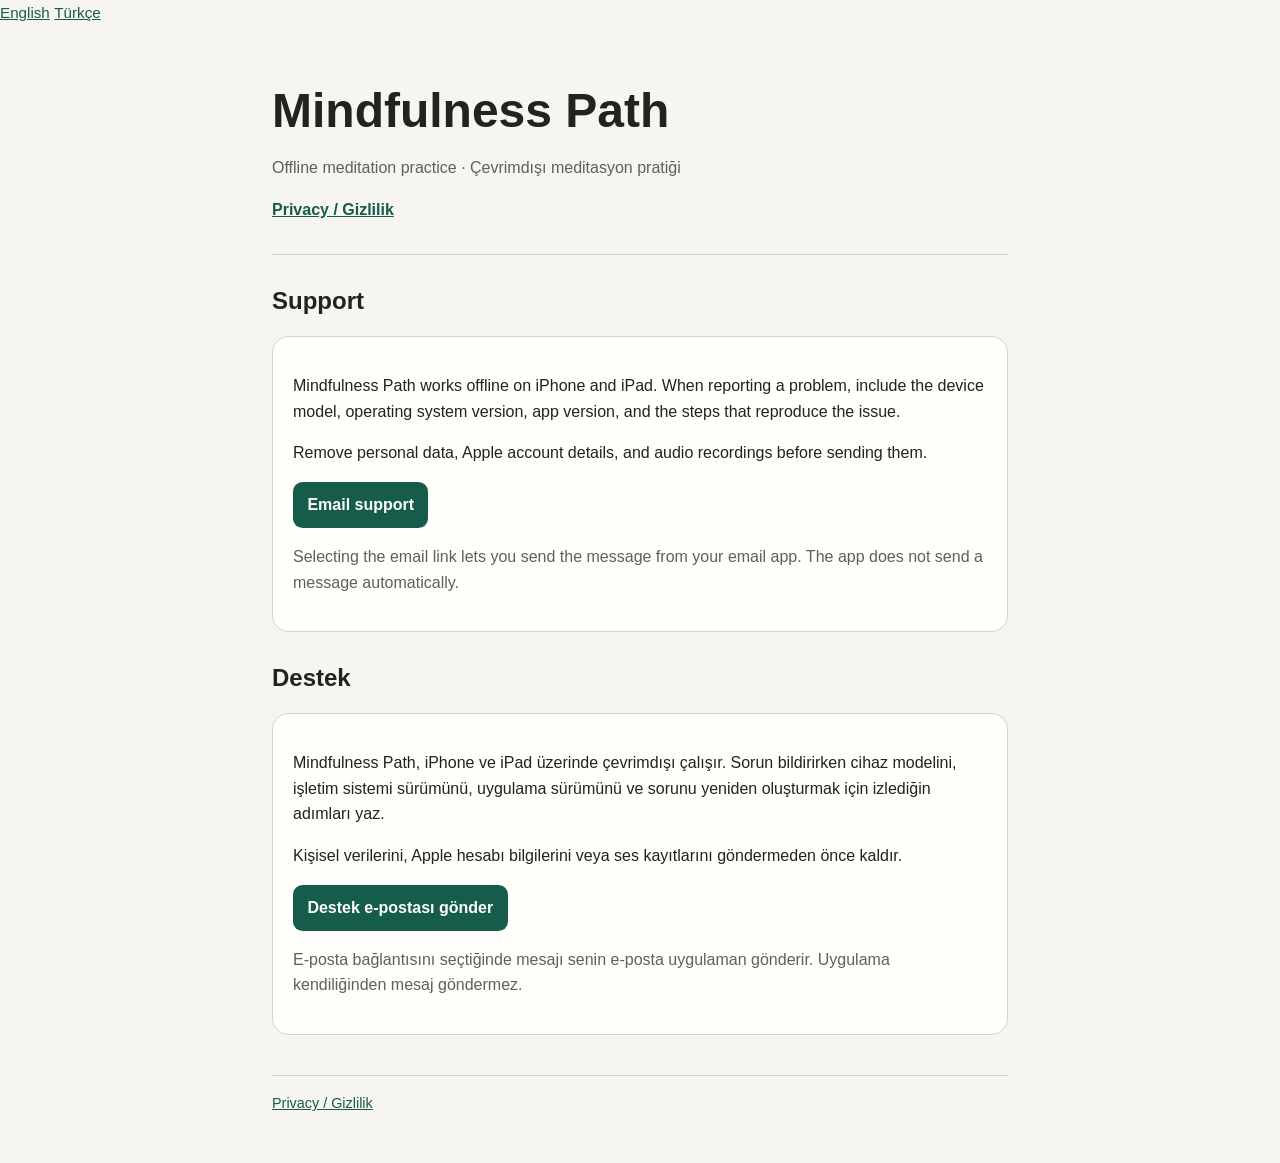
<file: index.html>
<!doctype html>
<html lang="en">
<head>
  <meta charset="utf-8">
  <meta name="viewport" content="width=device-width, initial-scale=1">
  <meta name="description" content="Mindfulness Path support for the offline meditation app.">
  <title>Mindfulness Path — Support / Destek</title>
  <link rel="stylesheet" href="style.css">
</head>
<body>
<a class="language-switch" href="#en">English</a>
<a class="language-switch" href="#tr">Türkçe</a>
<main>
  <header>
    <h1>Mindfulness Path</h1>
    <p class="muted">Offline meditation practice · Çevrimdışı meditasyon pratiği</p>
    <nav aria-label="Site navigation">
      <a href="privacy/">Privacy / Gizlilik</a>
    </nav>
  </header>

  <section id="en" lang="en" aria-labelledby="en-title">
    <h2 id="en-title">Support</h2>
    <div class="card">
      <p>Mindfulness Path works offline on iPhone and iPad. When reporting a problem, include the device model, operating system version, app version, and the steps that reproduce the issue.</p>
      <p>Remove personal data, Apple account details, and audio recordings before sending them.</p>
      <p><a class="contact" href="mailto:volkanaltan+app@gmail.com?subject=Mindfulness%20Path%20support">Email support</a></p>
      <p class="muted">Selecting the email link lets you send the message from your email app. The app does not send a message automatically.</p>
    </div>
  </section>

  <section id="tr" lang="tr" aria-labelledby="tr-title">
    <h2 id="tr-title">Destek</h2>
    <div class="card">
      <p>Mindfulness Path, iPhone ve iPad üzerinde çevrimdışı çalışır. Sorun bildirirken cihaz modelini, işletim sistemi sürümünü, uygulama sürümünü ve sorunu yeniden oluşturmak için izlediğin adımları yaz.</p>
      <p>Kişisel verilerini, Apple hesabı bilgilerini veya ses kayıtlarını göndermeden önce kaldır.</p>
      <p><a class="contact" href="mailto:volkanaltan+app@gmail.com?subject=Mindfulness%20Path%20destek">Destek e-postası gönder</a></p>
      <p class="muted">E-posta bağlantısını seçtiğinde mesajı senin e-posta uygulaman gönderir. Uygulama kendiliğinden mesaj göndermez.</p>
    </div>
  </section>

  <footer>
    <a href="privacy/">Privacy / Gizlilik</a>
  </footer>
</main>
</body>
</html>
</file>
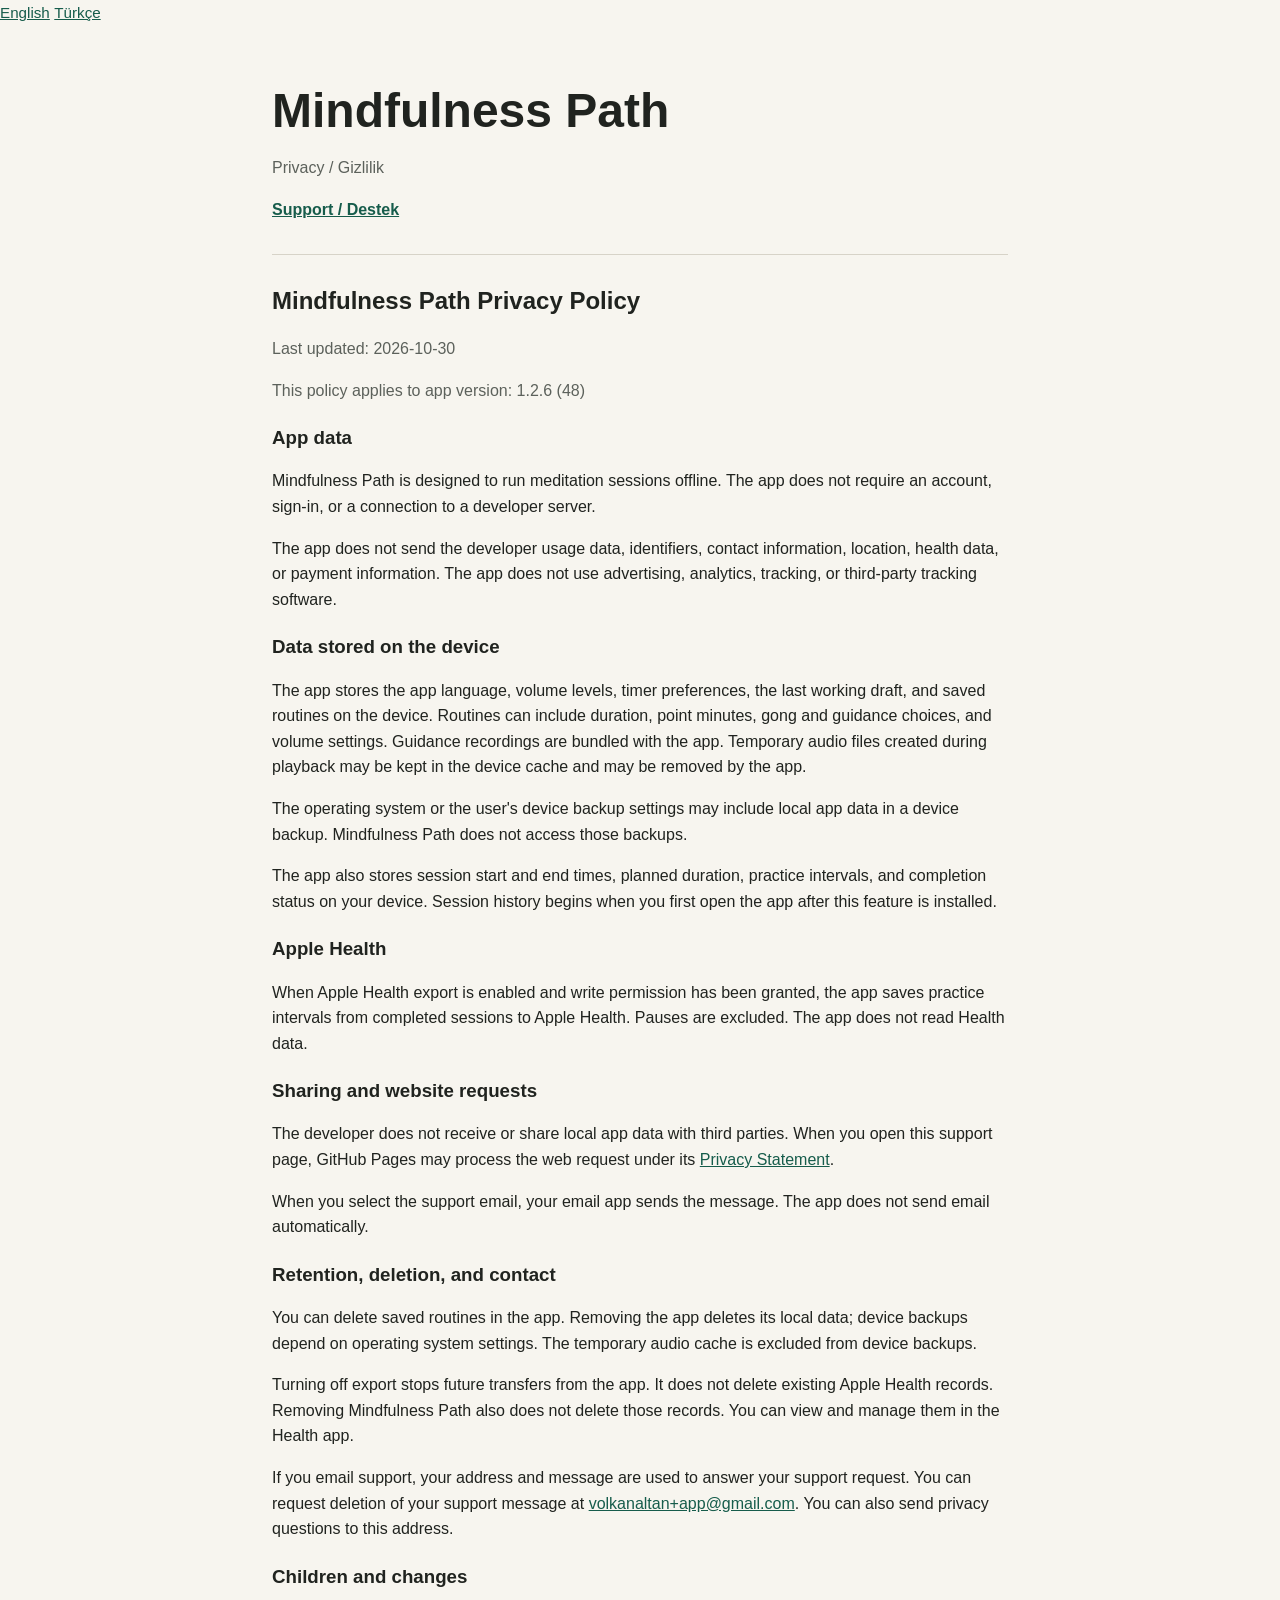
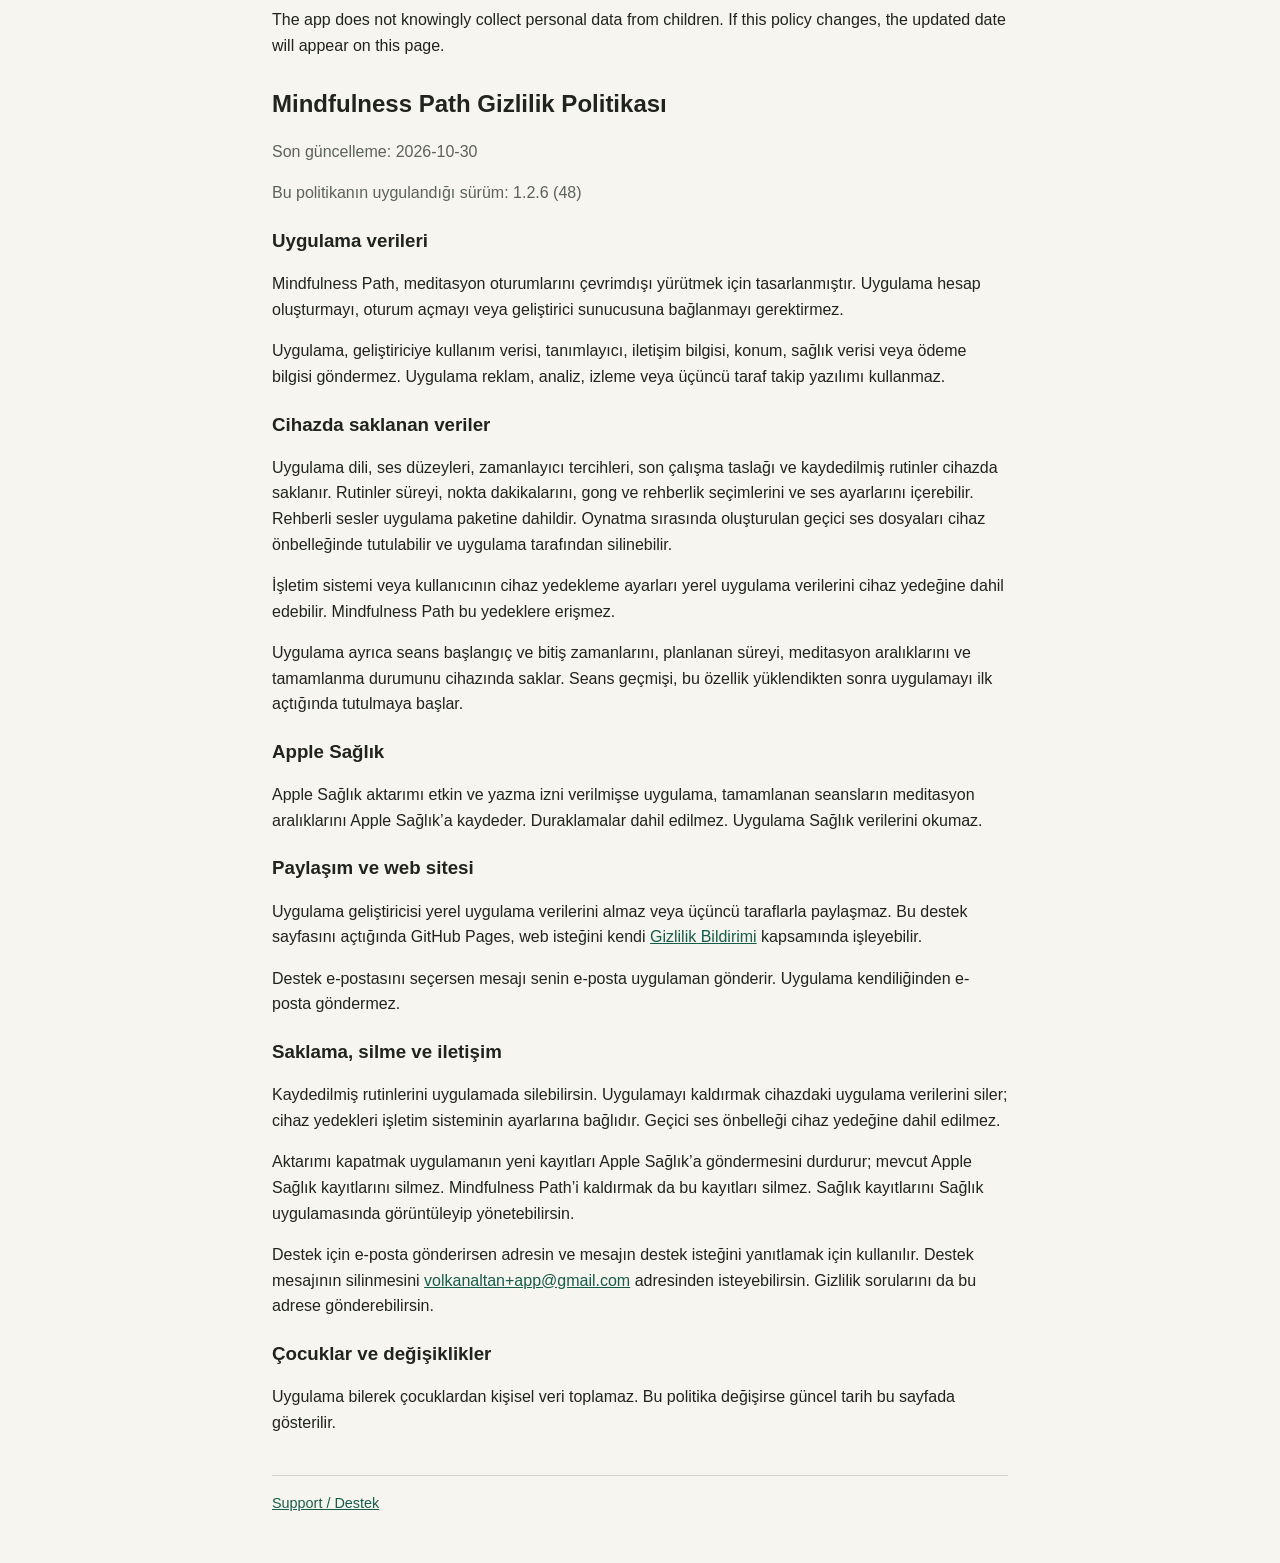
<file: privacy/index.html>
<!doctype html>
<html lang="en">
<head>
  <meta charset="utf-8">
  <meta name="viewport" content="width=device-width, initial-scale=1">
  <meta name="description" content="Mindfulness Path privacy information.">
  <title>Mindfulness Path — Privacy / Gizlilik</title>
  <link rel="stylesheet" href="../style.css">
</head>
<body>
<a class="language-switch" href="#en">English</a>
<a class="language-switch" href="#tr">Türkçe</a>
<main>
  <header>
    <h1>Mindfulness Path</h1>
    <p class="muted">Privacy / Gizlilik</p>
    <nav aria-label="Site navigation">
      <a href="../">Support / Destek</a>
    </nav>
  </header>

  <section id="en" lang="en" aria-labelledby="en-title">
    <h2 id="en-title">Mindfulness Path Privacy Policy</h2>
    <p class="muted">Last updated: 2026-10-30</p>
    <p class="muted">This policy applies to app version: 1.2.6 (48)</p>
    <h3>App data</h3>
    <p>Mindfulness Path is designed to run meditation sessions offline. The app does not require an account, sign-in, or a connection to a developer server.</p>
    <p>The app does not send the developer usage data, identifiers, contact information, location, health data, or payment information. The app does not use advertising, analytics, tracking, or third-party tracking software.</p>
    <h3>Data stored on the device</h3>
    <p>The app stores the app language, volume levels, timer preferences, the last working draft, and saved routines on the device. Routines can include duration, point minutes, gong and guidance choices, and volume settings. Guidance recordings are bundled with the app. Temporary audio files created during playback may be kept in the device cache and may be removed by the app.</p>
    <p>The operating system or the user's device backup settings may include local app data in a device backup. Mindfulness Path does not access those backups.</p>
    <p>The app also stores session start and end times, planned duration, practice intervals, and completion status on your device. Session history begins when you first open the app after this feature is installed.</p>
    <h3>Apple Health</h3>
    <p>When Apple Health export is enabled and write permission has been granted, the app saves practice intervals from completed sessions to Apple Health. Pauses are excluded. The app does not read Health data.</p>
    <h3>Sharing and website requests</h3>
    <p>The developer does not receive or share local app data with third parties. When you open this support page, GitHub Pages may process the web request under its <a href="https://docs.github.com/en/site-policy/privacy-policies/github-privacy-statement">Privacy Statement</a>.</p>
    <p>When you select the support email, your email app sends the message. The app does not send email automatically.</p>
    <h3>Retention, deletion, and contact</h3>
    <p>You can delete saved routines in the app. Removing the app deletes its local data; device backups depend on operating system settings. The temporary audio cache is excluded from device backups.</p>
    <p>Turning off export stops future transfers from the app. It does not delete existing Apple Health records. Removing Mindfulness Path also does not delete those records. You can view and manage them in the Health app.</p>
    <p>If you email support, your address and message are used to answer your support request. You can request deletion of your support message at <a href="mailto:volkanaltan+app@gmail.com">volkanaltan+app@gmail.com</a>. You can also send privacy questions to this address.</p>
    <h3>Children and changes</h3>
    <p>The app does not knowingly collect personal data from children. If this policy changes, the updated date will appear on this page.</p>

  </section>

  <section id="tr" lang="tr" aria-labelledby="tr-title">
    <h2 id="tr-title">Mindfulness Path Gizlilik Politikası</h2>
    <p class="muted">Son güncelleme: 2026-10-30</p>
    <p class="muted">Bu politikanın uygulandığı sürüm: 1.2.6 (48)</p>
    <h3>Uygulama verileri</h3>
    <p>Mindfulness Path, meditasyon oturumlarını çevrimdışı yürütmek için tasarlanmıştır. Uygulama hesap oluşturmayı, oturum açmayı veya geliştirici sunucusuna bağlanmayı gerektirmez.</p>
    <p>Uygulama, geliştiriciye kullanım verisi, tanımlayıcı, iletişim bilgisi, konum, sağlık verisi veya ödeme bilgisi göndermez. Uygulama reklam, analiz, izleme veya üçüncü taraf takip yazılımı kullanmaz.</p>
    <h3>Cihazda saklanan veriler</h3>
    <p>Uygulama dili, ses düzeyleri, zamanlayıcı tercihleri, son çalışma taslağı ve kaydedilmiş rutinler cihazda saklanır. Rutinler süreyi, nokta dakikalarını, gong ve rehberlik seçimlerini ve ses ayarlarını içerebilir. Rehberli sesler uygulama paketine dahildir. Oynatma sırasında oluşturulan geçici ses dosyaları cihaz önbelleğinde tutulabilir ve uygulama tarafından silinebilir.</p>
    <p>İşletim sistemi veya kullanıcının cihaz yedekleme ayarları yerel uygulama verilerini cihaz yedeğine dahil edebilir. Mindfulness Path bu yedeklere erişmez.</p>
    <p>Uygulama ayrıca seans başlangıç ve bitiş zamanlarını, planlanan süreyi, meditasyon aralıklarını ve tamamlanma durumunu cihazında saklar. Seans geçmişi, bu özellik yüklendikten sonra uygulamayı ilk açtığında tutulmaya başlar.</p>
    <h3>Apple Sağlık</h3>
    <p>Apple Sağlık aktarımı etkin ve yazma izni verilmişse uygulama, tamamlanan seansların meditasyon aralıklarını Apple Sağlık’a kaydeder. Duraklamalar dahil edilmez. Uygulama Sağlık verilerini okumaz.</p>
    <h3>Paylaşım ve web sitesi</h3>
    <p>Uygulama geliştiricisi yerel uygulama verilerini almaz veya üçüncü taraflarla paylaşmaz. Bu destek sayfasını açtığında GitHub Pages, web isteğini kendi <a href="https://docs.github.com/en/site-policy/privacy-policies/github-privacy-statement">Gizlilik Bildirimi</a> kapsamında işleyebilir.</p>
    <p>Destek e-postasını seçersen mesajı senin e-posta uygulaman gönderir. Uygulama kendiliğinden e-posta göndermez.</p>
    <h3>Saklama, silme ve iletişim</h3>
    <p>Kaydedilmiş rutinlerini uygulamada silebilirsin. Uygulamayı kaldırmak cihazdaki uygulama verilerini siler; cihaz yedekleri işletim sisteminin ayarlarına bağlıdır. Geçici ses önbelleği cihaz yedeğine dahil edilmez.</p>
    <p>Aktarımı kapatmak uygulamanın yeni kayıtları Apple Sağlık’a göndermesini durdurur; mevcut Apple Sağlık kayıtlarını silmez. Mindfulness Path’i kaldırmak da bu kayıtları silmez. Sağlık kayıtlarını Sağlık uygulamasında görüntüleyip yönetebilirsin.</p>
    <p>Destek için e-posta gönderirsen adresin ve mesajın destek isteğini yanıtlamak için kullanılır. Destek mesajının silinmesini <a href="mailto:volkanaltan+app@gmail.com">volkanaltan+app@gmail.com</a> adresinden isteyebilirsin. Gizlilik sorularını da bu adrese gönderebilirsin.</p>
    <h3>Çocuklar ve değişiklikler</h3>
    <p>Uygulama bilerek çocuklardan kişisel veri toplamaz. Bu politika değişirse güncel tarih bu sayfada gösterilir.</p>

  </section>

  <footer>
    <a href="../">Support / Destek</a>
  </footer>
</main>
</body>
</html>
</file>
<file: style.css>
:root {
  color-scheme: light;
  font-family: -apple-system, BlinkMacSystemFont, "Segoe UI", sans-serif;
  line-height: 1.6;
  color: #20231f;
  background: #f7f5ef;
}

* { box-sizing: border-box; }

body {
  margin: 0;
  background: #f7f5ef;
}

main {
  width: min(100% - 2rem, 46rem);
  margin: 0 auto;
  padding: 2rem 0 3rem;
}

header {
  padding: 1.5rem 0 1rem;
  border-bottom: 1px solid #d7d3c8;
}

h1, h2, h3 { line-height: 1.2; }
h1 { margin: 0 0 .5rem; font-size: clamp(2rem, 7vw, 3rem); }
h2 { margin-top: 2rem; }
h3 { margin-top: 1.5rem; }

a { color: #165c4b; }
a:focus-visible, button:focus-visible { outline: 3px solid #d27b21; outline-offset: 3px; }

nav { display: flex; flex-wrap: wrap; gap: .75rem; margin: 1rem 0; }
nav a { font-weight: 650; }

.language-switch { font-size: .95rem; }
.card { padding: 1.25rem; background: #fffefa; border: 1px solid #d7d3c8; border-radius: 1rem; }
.muted { color: #5c615b; }
.contact { display: inline-block; padding: .65rem .9rem; border-radius: .6rem; background: #165c4b; color: #fff; font-weight: 650; text-decoration: none; }
.contact:hover { background: #0f4438; }
footer { margin-top: 2.5rem; padding-top: 1rem; border-top: 1px solid #d7d3c8; font-size: .9rem; }

@media (prefers-reduced-motion: reduce) { html { scroll-behavior: auto; } }
</file>
